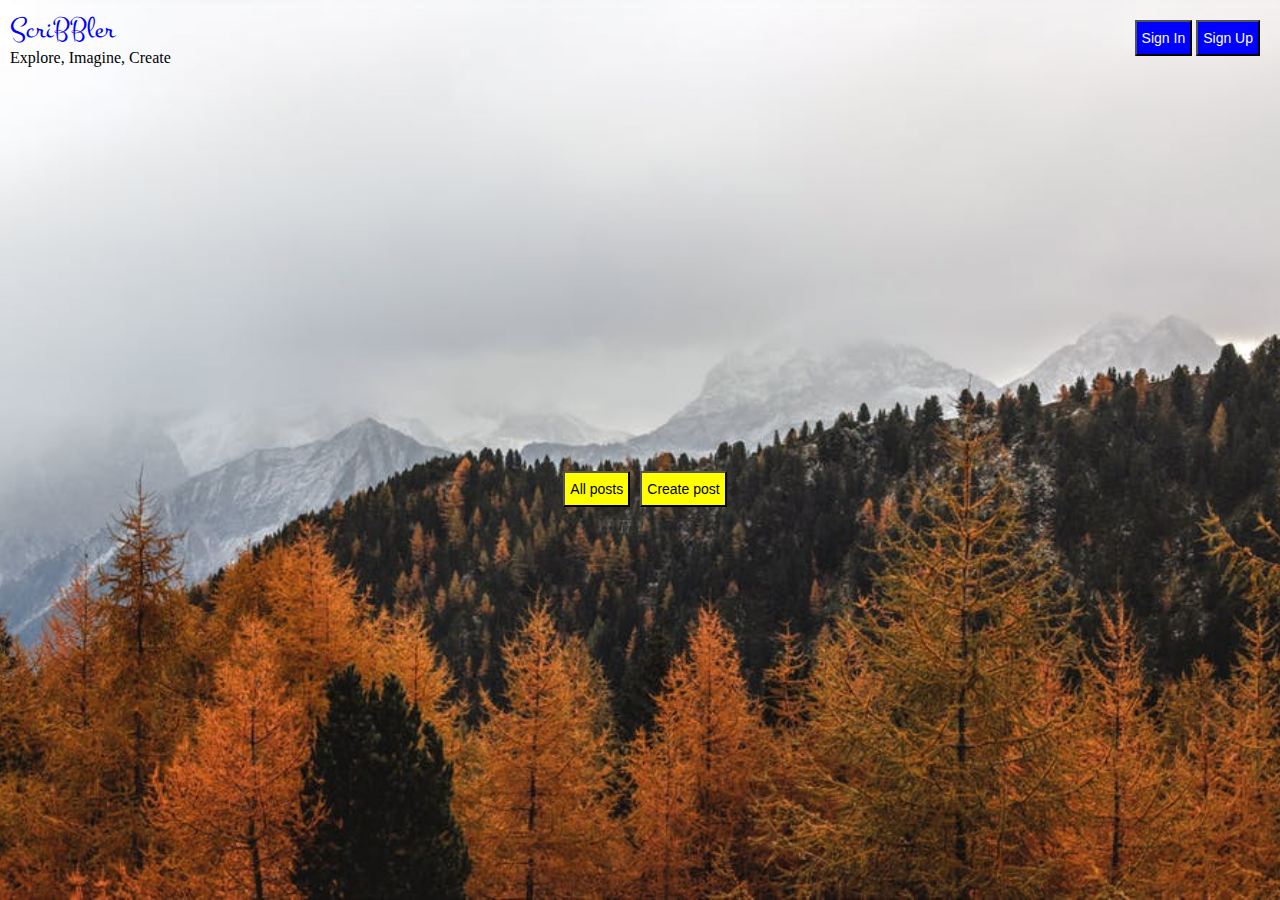
<file: index.html>
<!DOCTYPE html>
<html>

<head>
    <!-- TODO: Include Font Awesome file here -->
    <!-- TODO: Include Google Fonts file here -->
	<meta charset="utf-8" />
    <meta http-equiv="X-UA-Compatible" content="IE=edge">
    <title>ScriBBler Home Page</title>
	<meta name="viewport" content="width=device-width, initial-scale=1">
    <link rel="stylesheet" type="text/css" media="screen" href="styles/index.css" />
	<link rel="stylesheet" type="text/css" media="screen" href="styles/common.css" />
    <link rel="stylesheet" href="font-awesome-4.7.0/css/font-awesome.min.css">
	<link href="https://fonts.googleapis.com/css?family=Montez&display=swap" rel="stylesheet">
</head>

<body class="indexbody">
   	<div id="main-container">
		<div class="header">
			<div class="scribbler-container">
				<p class="scribbler">ScriBBler</p>
				<p class="sub-scribbler">Explore, Imagine, Create</p>
			</div>
			<div class="login-buttons-container">
				<button onclick="showSignInModal()" class="blue-button" type="button">Sign In</button>
				<button onclick="showSignUpModal()" class="blue-button" type="button">Sign Up</button>
			</div>
		</div>
		<div class="postButtons">
			<!-- Insert code for All Posts & Create Post button here -->
			<button onclick="openPostList()" class="yellow-button" type="button">All posts</button>
			<button onclick="showCreatePost()" class="yellow-button" type="button">Create post</button>
		</div>

	</div>

    <div>
      <!-- Insert code for Sign In modal here -->
      <div class="modal" id="signin-modal">
        <div class="modal-content">

        <div class="modal-head">
          <span onclick="hideSignInModal()" id="close" class="close">&times;</span>
          <h2 class="modal-title">Welcome Back!</h2>
        </div>
        <hr>
        <form>
          <label for="username" class="label-text">Username</label>
          <input type="text" id="username" placeholder="Enter Username" required>
          <label for="password" class="label-text">Password</label>
          <input type="password" id="password" placeholder="Enter Password" required>
          <button type="submit" onclick="signin(username, password)" class="signin-btn">Sign In</button>
        </form>

        <p class=bottom-banner>Not a member?<span onclick="hideSignInModal();showSignUpModal()" class=signup>Sign Up</span></p>
      </div>
      </div>

    </div>

    <!-- Insert code for Sign Up modal here -->
    <div>
      <div class="modal" id="signup-modal">
        <div class="modal-content">

        <div class="modal-head">
          <span onclick="hideSignUpModal()" id="close" class="close">&times;</span>
          <h2 class="modal-title">Get Started</h2>
        </div>
        <hr>
        <form>
          <label for="fullname" class="label-text">Full name</label>
          <input type="text" id="fullname" placeholder="Enter Full Name" required>
          <label for="username" class="label-text">Username</label>
          <input type="text" id="username" placeholder="Enter Username" required>
          <label for="password" class="label-text">Password</label>
          <input type="password" id="password" placeholder="Enter Password" required>
          <label for="confirmpassword" class="label-text">Confirm Password</label>
          <input type="password" id="confirm_password" placeholder="Confirm Password" required>
          <button type="submit" onclick="signup(firstName,lastName, email, password, mobile)" class="signin-btn">Sign up</button>
        </form>
      </div>
      </div>
    </div>

    <div>
      <!-- Insert code for Create Post modal here -->
      <div class="modal" id="create-post-modal">

        <div class="post-modal-content">

          <div class="modal-head">
            <span onclick="hideCreatePostModal()" id="close" class="close">&times;</span>
            <h2 class="modal-title-left">Pen your post</h2>
          </div>
		  <hr>
		  <form id=create-post-form>
            <label for="tile" class="label-text">Title</label>
            <input type="text" id="title" class="title-input-text" placeholder="" required>
            <label for="content" class="label-text">Content</label>
            <textarea cols="50" rows="15" name="post-details" form="create-post-form"></textarea>
            <button type="submit" onclick="createPost()" class="create-btn">Create</button>
          </form>
        </div>
      </div>
  </div>

	<script src="scripts\common.js"></script>
	<script src="scripts\index.js"></script>

</body>

</html>
</file>
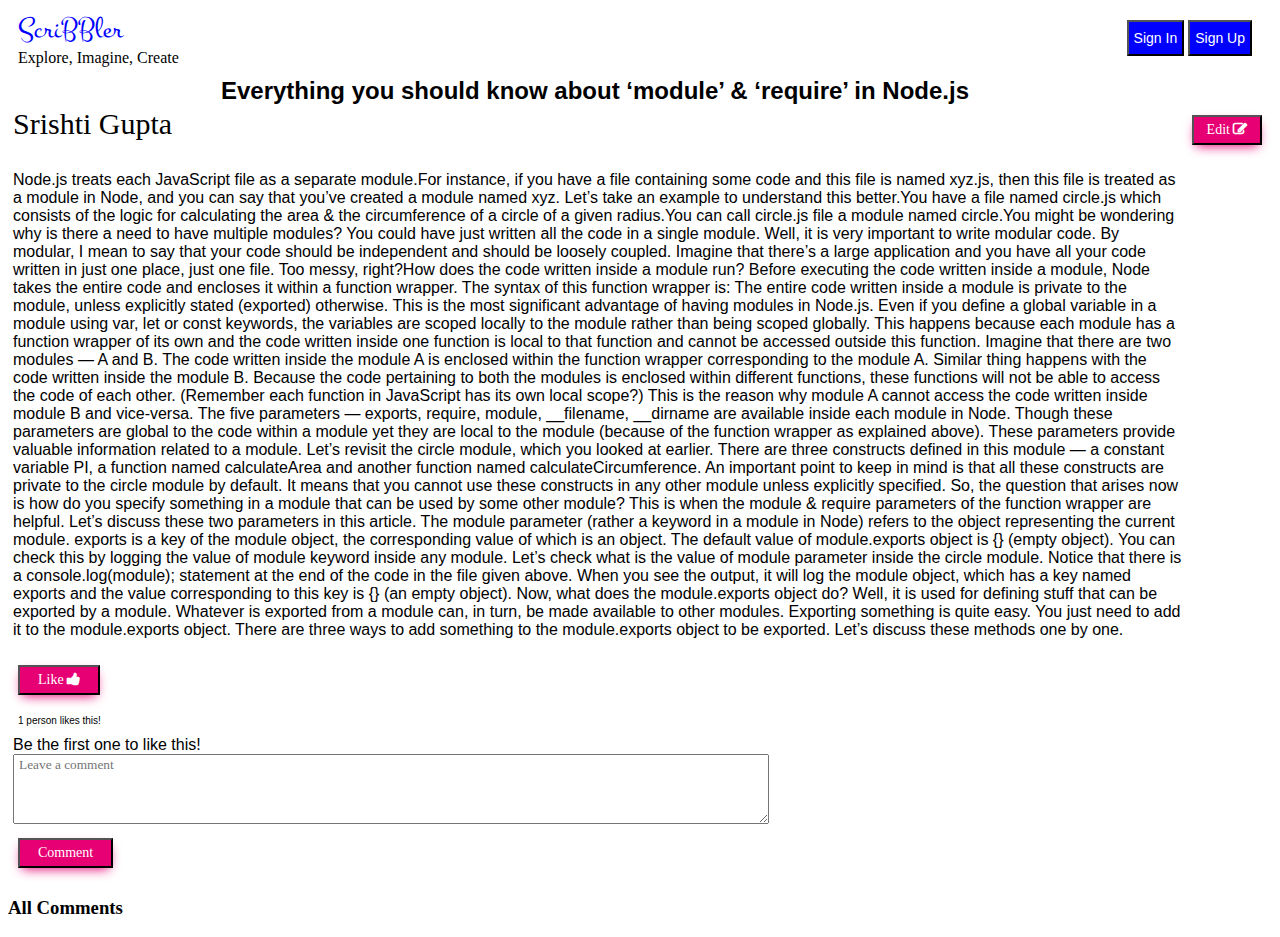
<file: html/post.html>
<!DOCTYPE html>

<head>
    <meta charset="utf-8" />
    <meta http-equiv="X-UA-Compatible" content="IE=edge">
    <title>ScriBBler Blog List Page</title>
	<meta name="viewport" content="width=device-width, initial-scale=1">
	<link rel="stylesheet" type="text/css" media="screen" href="../styles/common.css" />
	<link rel="stylesheet" type="text/css" media="screen" href="../styles/post.css" />
    <link rel="stylesheet" href="../font-awesome-4.7.0/css/font-awesome.min.css">
	<link href="https://fonts.googleapis.com/css?family=Montez&display=swap" rel="stylesheet">
    <style>
    </style>
</head>

<body>
    <div id="main-container-div">
       <div class="header">
			<div class="scribbler-container">
				<p class="scribbler">ScriBBler</p>
				<p class="sub-scribbler">Explore, Imagine, Create</p>
			</div>
			<div class="login-buttons-container">
				<button onclick="showSignInModal()" class="blue-button" type="button">Sign In</button>
				<button onclick="showSignUpModal()" class="blue-button" type="button">Sign Up</button>
			</div>
		</div>
    </div>
    

    <!-- Insert code for Sign In modal here -->
    <div class="modal" id="signin-modal">
        <div class="modal-content">
            
            <div class="modal-head">
                <span onclick="hideSignInModal()" id="close" class="close">&times;</span>
                <h2 class="modal-title">Welcome Back!</h2>
            </div>
            
            <hr>
            
            <form>
                <label for="username" class="label-text">Username</label>
                <input type="text" id="username" placeholder="Enter Username" required>
                <label for="password" class="label-text">Password</label>
                <input type="password" id="password" placeholder="Enter Password" required>
                <button type="submit" onclick="signin(username, password)" class="signin-btn">Sign In</button>
            </form>
        
            <p class=bottom-banner>Not a member?<span onclick="hideSignInModal();showSignUpModal()" class=signup>Sign Up</span></p>
        </div>
    </div>

    <!-- Insert code for Sign Up modal here -->
    <div class="modal" id="signup-modal">
        <div class="modal-content">

            <div class="modal-head">
                <span onclick="hideSignUpModal()" id="close" class="close">&times;</span>
                <h2 class="modal-title">Get Started</h2>
            </div>
        
            <hr>
        
            <form>
                <label for="fullname" class="label-text">Full name</label>
                <input type="text" id="fullname" placeholder="Enter Full Name" required>
                <label for="username" class="label-text">Username</label>
                <input type="text" id="username" placeholder="Enter Username" required>
                <label for="password" class="label-text">Password</label>
                <input type="password" id="password" placeholder="Enter Password" required>
                <label for="confirmpassword" class="label-text">Confirm Password</label>
                <input type="password" id="confirm_password" placeholder="Confirm Password" required>
                <button type="submit" onclick="signup(firstName,lastName, email, password, mobile)" class="signin-btn">Sign up</button>
            </form>

        </div>
    </div>
    <div class="postMainLayout">
	
        <div class="blogContent">
            <div id="blogTitle" class="blogTite">
                <h id="blogTitleNew">Everything you should know about ‘module’ & ‘require’ in Node.js</h>
            </div>
        </div>
        <div class="blogAuthor">

            <!-- Insert code for Edit/Save button and  -->
            <p class="postAuthor">Srishti Gupta</p>
            <div id="editPost" onclick="toggleEditSave()">
                    <button class="postEdit" id ="edtPstBtn">Edit
                            <i style="font-size: 14px;font-weight: bolder;" class="fa fa-pencil-square-o" aria-hidden="true"></i>
                    </button>
                    
            </div>
            
        </div>

        <div class="blogText" id="blogBodyId">
            <p id="blogBody">
                Node.js treats each JavaScript file as a separate module.For instance, if you have a file containing some code and this file is named xyz.js, then this file is treated as a module in Node, and you can say that you’ve created a module named xyz. Let’s take an example to understand this better.You have a file named circle.js which consists of the logic for calculating the area & the circumference of a circle of a given radius.You can call circle.js file a module named circle.You might be wondering why is there a need to have multiple modules? You could have just written all the code in a single module. Well, it is very important to write modular code. By modular, I mean to say that your code should be independent and should be loosely coupled. Imagine that there’s a large application and you have all your code written in just one place, just one file. Too messy, right?How does the code written inside a module run? Before executing the code written inside a module, Node takes the entire code and encloses it within a function wrapper. The syntax of this function wrapper is: The entire code written inside a module is private to the module, unless explicitly stated (exported) otherwise. This is the most significant advantage of having modules in Node.js. Even if you define a global variable in a module using var, let or const keywords, the variables are scoped locally to the module rather than being scoped globally. This happens because each module has a function wrapper of its own and the code written inside one function is local to that function and cannot be accessed outside this function. Imagine that there are two modules — A and B. The code written inside the module A is enclosed within the function wrapper corresponding to the module A. Similar thing happens with the code written inside the module B. Because the code pertaining to both the modules is enclosed within different functions, these functions will not be able to access the code of each other. (Remember each function in JavaScript has its own local scope?) This is the reason why module A cannot access the code written inside module B and vice-versa. The five parameters — exports, require, module, __filename, __dirname are available inside each module in Node. Though these parameters are global to the code within a module yet they are local to the module (because of the function wrapper as explained above). These parameters provide valuable information related to a module. Let’s revisit the circle module, which you looked at earlier. There are three constructs defined in this module — a constant variable PI, a function named calculateArea and another function named calculateCircumference. An important point to keep in mind is that all these constructs are private to the circle module by default. It means that you cannot use these constructs in any other module unless explicitly specified. So, the question that arises now is how do you specify something in a module that can be used by some other module? This is when the module & require parameters of the function wrapper are helpful. Let’s discuss these two parameters in this article. The module parameter (rather a keyword in a module in Node) refers to the object representing the current module. exports is a key of the module object, the corresponding value of which is an object. The default value of module.exports object is {} (empty object). You can check this by logging the value of module keyword inside any module. Let’s check what is the value of module parameter inside the circle module. Notice that there is a console.log(module); statement at the end of the code in the file given above. When you see the output, it will log the module object, which has a key named exports and the value corresponding to this key is {} (an empty object). Now, what does the module.exports object do? Well, it is used for defining stuff that can be exported by a module. Whatever is exported from a module can, in turn, be made available to other modules. Exporting something is quite easy. You just need to add it to the module.exports object. There are three ways to add something to the module.exports object to be exported. Let’s discuss these methods one by one.
            </p>
        </div>
        <div>
        <button class="postLike" onclick="incrementCounter()">Like
            <i style="font-size: 14px;font-weight: bolder;" class="fa fa-thumbs-up" aria-hidden="true"></i>

        </button>
        <p style="font-size: 10px; font-family: 'Abel', sans-serif;padding-left: 5px">
            <spna style="font-size: 10px; font-family: 'Abel', sans-serif;padding-left: 5px" id="counterLikedBy">1</spna> person likes this!</p>
        <div style="font-family: 'Abel', sans-serif; padding-left: 5px">Be the first one to like this!</div>
    </div>


        <div class="commentPost">
            <textarea id="txtCommentCommentPost" class="commentPost" rows="4" cols="100" placeholder="Leave a comment"></textarea>
        </div>
        <button class="postLike" onclick="addComment()">Comment</button>
        <div class="commentSection">
            <h3>All Comments</h3>
            <div class="allComments" id="listAllComments">
                
            </div>
        </div>

    </div>

    <!-- Insert code for Like button, Comment button, Comment box here-->

	<script src="..\scripts\common.js"></script>
	<script src="..\scripts\post.js" defer></script>

</body>
</file>
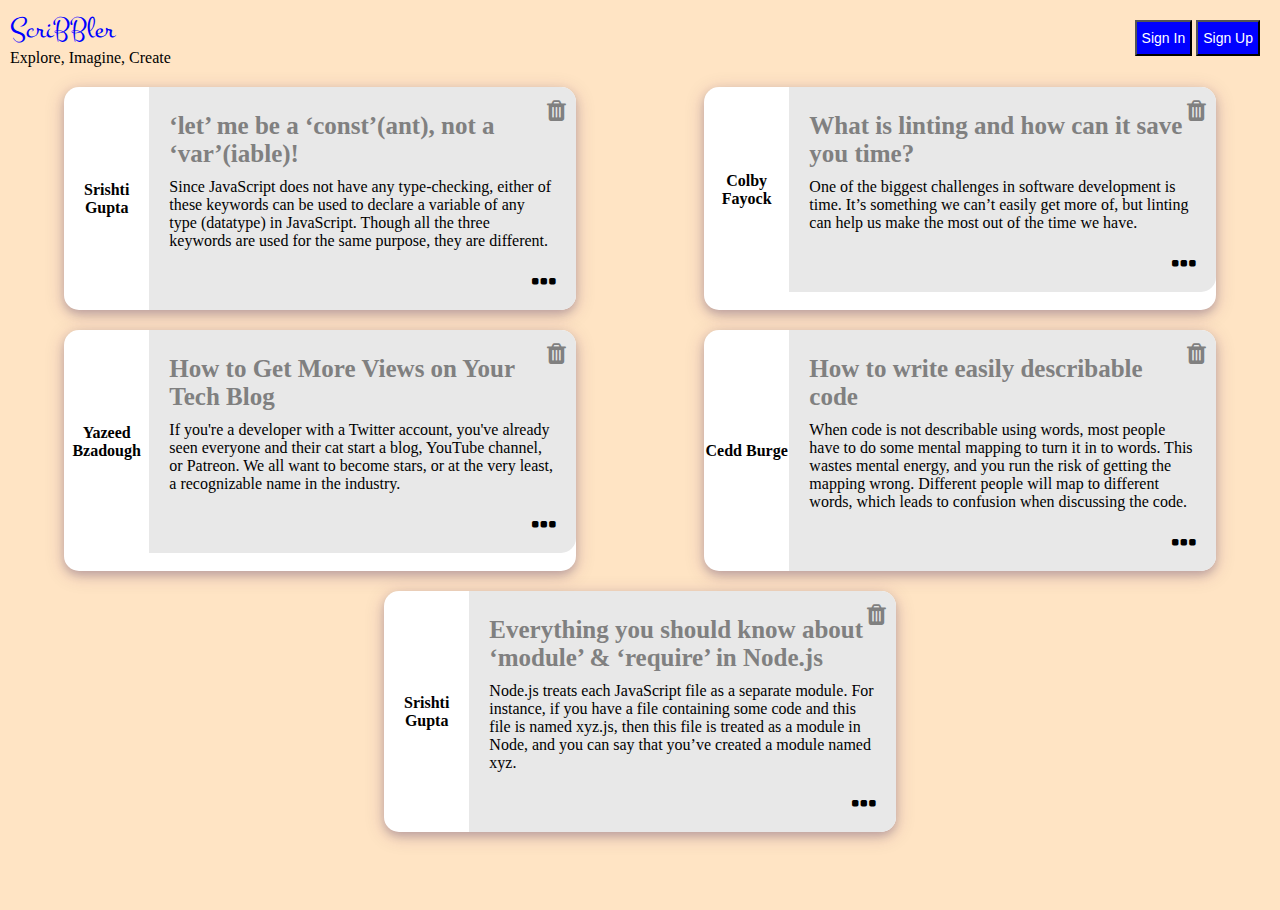
<file: html/postslist.html>
<!DOCTYPE html>
<html>

<head>
    <!-- TODO: Include Font Awesome file here -->
    <!-- TODO: Include Google Fonts file here -->
	<meta charset="utf-8" />
    <meta http-equiv="X-UA-Compatible" content="IE=edge">
    <title>ScriBBler Blog List Page</title>
	<meta name="viewport" content="width=device-width, initial-scale=1">
    <link rel="stylesheet" type="text/css" media="screen" href="../styles/index.css" />
	<link rel="stylesheet" type="text/css" media="screen" href="../styles/common.css" />
	<link rel="stylesheet" type="text/css" media="screen" href="../styles/postslist.css" />
    <link rel="stylesheet" href="../font-awesome-4.7.0/css/font-awesome.min.css">
	<link href="https://fonts.googleapis.com/css?family=Montez&display=swap" rel="stylesheet">
</head>

<body class="postbody">
    <!-- TODO: Include code for header here -->

    <!-- ATTENTION: The HTML code for the list of posts has been given to you. You can feel free to add/delete/modify this code. You need to write the proper CSS and JavaScript code corresponding to this page so that the result looks like the screenshots given to you in the Project Statement. -->

    <!-- list of all posts starts here -->
	<div id="main-container-div">
       <div class="header">
			<div class="scribbler-container">
				<p class="scribbler">ScriBBler</p>
				<p class="sub-scribbler">Explore, Imagine, Create</p>
			</div>
			<div class="login-buttons-container">
				<button onclick="showSignInModal()" class="blue-button" type="button">Sign In</button>
				<button onclick="showSignUpModal()" class="blue-button" type="button">Sign Up</button>
			</div>
		</div>
    </div>
    

    <!-- Insert code for Sign In modal here -->
    <div class="modal" id="signin-modal">
        <div class="modal-content">
            
            <div class="modal-head">
                <span onclick="hideSignInModal()" id="close" class="close">&times;</span>
                <h2 class="modal-title">Welcome Back!</h2>
            </div>
            
            <hr>
            
            <form>
                <label for="username" class="label-text">Username</label>
                <input type="text" id="username" placeholder="Enter Username" required>
                <label for="password" class="label-text">Password</label>
                <input type="password" id="password" placeholder="Enter Password" required>
                <button type="submit" onclick="signin(username, password)" class="signin-btn">Sign In</button>
            </form>
        
            <p class=bottom-banner>Not a member?<span onclick="hideSignInModal();showSignUpModal()" class=signup>Sign Up</span></p>
        </div>
    </div>

    <!-- Insert code for Sign Up modal here -->
    <div class="modal" id="signup-modal">
        <div class="modal-content">

            <div class="modal-head">
                <span onclick="hideSignUpModal()" id="close" class="close">&times;</span>
                <h2 class="modal-title">Get Started</h2>
            </div>
        
            <hr>
        
            <form>
                <label for="fullname" class="label-text">Full name</label>
                <input type="text" id="fullname" placeholder="Enter Full Name" required>
                <label for="username" class="label-text">Username</label>
                <input type="text" id="username" placeholder="Enter Username" required>
                <label for="password" class="label-text">Password</label>
                <input type="password" id="password" placeholder="Enter Password" required>
                <label for="confirmpassword" class="label-text">Confirm Password</label>
                <input type="password" id="confirm_password" placeholder="Confirm Password" required>
                <button type="submit" onclick="signup(firstName,lastName, email, password, mobile)" class="signin-btn">Sign up</button>
            </form>

        </div>
    </div>
    <div class="allPostsContainer">

        <!-- post 1 starts here -->
        <div  class="post">
            <div class="post-left">
                <p class="post-username">Srishti Gupta</p>
            </div>

            <div class="post-content">
                <div class="post-title">
                    <p>‘let’ me be a ‘const’(ant), not a ‘var’(iable)!</p>
                    <span onclick="deletePost();">
                        <!-- TODO: Include Font Awesome icon for delete icon here -->
						<div class="post-trash">
							<i class="fa fa-trash" style="font-size:24px"></i>
						</div>

						<!-- Modal for trash -->
						<div class="trash-modal">
							<!-- Modal content -->
							<div class="trash-modal-content">
								<p>Are you sure you want to delete this post?</p>
								<div class="trash-buttons-container">
									<button class="trash-modal-button-yes">Yes</button>
									<button class="trash-modal-button-no">No</button>
								</div>
							</div>
						</div>
						
                    </span>
                </div>
                <p>Since JavaScript does not have any type-checking, either of these keywords can be used to declare a variable of any type (datatype) in JavaScript. Though all the three keywords are used for the same purpose, they are different.</p>
                <span>
                    <!-- TODO: Include Font Awesome icon for horizontal ellipsis icon here -->
					<!-- Insert code for ... icon here -->
					<div class="post-more"  onclick="navigateToPost()">
						<i class="fa fa-ellipsis-h"></i>
					</div>

					
                </span>
            </div>
        </div>
        <!-- post 1 ends here -->

        <!-- post 2 starts here -->
        <div class="post">
            <div class="post-left">
                <p class="post-username">Colby Fayock</p>
            </div>

            <div class="post-content">
                <div class="post-title">
                    <p>What is linting and how can it save you time?</p>
                    <span>
                        <!-- TODO: Include Font Awesome icon for delete icon here -->
						<div class="post-trash">
							<i class="fa fa-trash" style="font-size:24px"></i>
						</div>
                    </span>
                </div>
                <p>One of the biggest challenges in software development is time. It’s something we can’t easily get more of, but linting can help us make the most out of the time we have.</p>
                <span>
                    <!-- TODO: Include Font Awesome icon for horizontal ellipsis icon here -->
					<div class="post-more"  onclick="navigateToPost()">
						<i class="fa fa-ellipsis-h"></i>
					</div>

					<!-- Modal for trash -->
					<div class="trash-modal">
						<!-- Modal content -->
						<div class="trash-modal-content">
							<p>Are you sure you want to delete this post?</p>
							<div class="trash-buttons-container">
								<button class="trash-modal-button-yes">Yes</button>
								<button class="trash-modal-button-no">No</button>
							</div>
						</div>
					</div>
                </span>
            </div>
        </div>
        <!-- post 2 ends here -->

        <!-- post 3 starts here -->
        <div  class="post">
            <div class="post-left">
                <p class="post-username">Yazeed Bzadough</p>
            </div>

            <div class="post-content">
                <div class="post-title">
                    <p>How to Get More Views on Your Tech Blog</p>
                    <span>
                        <!-- TODO: Include Font Awesome icon for delete icon here -->
						<div class="post-trash">
							<i class="fa fa-trash" style="font-size:24px"></i>
						</div>
                    </span>
                </div>
                <p>If you're a developer with a Twitter account, you've already seen everyone and their cat start a blog, YouTube channel, or Patreon. We all want to become stars, or at the very least, a recognizable name in the industry.</p>
                <span>
                    <!-- TODO: Include Font Awesome icon for horizontal ellipsis icon here -->
					<div class="post-more"  onclick="navigateToPost()">
						<i class="fa fa-ellipsis-h"></i>
					</div>

					<!-- Modal for trash -->
					<div class="trash-modal">
						<!-- Modal content -->
						<div class="trash-modal-content">
							<p>Are you sure you want to delete this post?</p>
							<div class="trash-buttons-container">
								<button class="trash-modal-button-yes">Yes</button>
								<button class="trash-modal-button-no">No</button>
							</div>
						</div>
					</div>
                </span>
            </div>
        </div>
        <!-- post 3 ends here -->

        <!-- post 4 starts here -->
        <div  class="post">
            <div class="post-left">
                <p class="post-username">Cedd Burge</p>
            </div>

            <div class="post-content">
                <div class="post-title">
                    <p>How to write easily describable code</p>
                    <span>
                        <!-- TODO: Include Font Awesome icon for delete icon here -->
						<div class="post-trash">
							<i class="fa fa-trash" style="font-size:24px"></i>
						</div>
                    </span>
                </div>
                <p>When code is not describable using words, most people have to do some mental mapping to turn it in to words. This wastes mental energy, and you run the risk of getting the mapping wrong. Different people will map to different words, which
                    leads to confusion when discussing the code.</p>
                <span>
                    <!-- TODO: Include Font Awesome icon for horizontal ellipsis icon here -->
					<div class="post-more"  onclick="navigateToPost()">
						<i class="fa fa-ellipsis-h"></i>
					</div>

					<!-- Modal for trash -->
					<div class="trash-modal">
						<!-- Modal content -->
						<div class="trash-modal-content">
							<p>Are you sure you want to delete this post?</p>
							<div class="trash-buttons-container">
								<button class="trash-modal-button-yes">Yes</button>
								<button class="trash-modal-button-no">No</button>
							</div>
						</div>
					</div>
                </span>
            </div>
        </div>
        <!-- post 4 ends here -->

        <!-- post 5 starts here -->
        <div  class="post">
            <div class="post-left">
                <p class="post-username">Srishti Gupta</p>
            </div>

            <div class="post-content">
                <div class="post-title">
                    <p>Everything you should know about ‘module’ & ‘require’ in Node.js</p>
                    <span>
                        <!-- TODO: Include Font Awesome icon for delete icon here -->
						<div class="post-trash">
							<i class="fa fa-trash" style="font-size:24px"></i>
						</div>
                    </span>
                </div>
                <p>Node.js treats each JavaScript file as a separate module. For instance, if you have a file containing some code and this file is named xyz.js, then this file is treated as a module in Node, and you can say that you’ve created a module
                    named xyz.</p>
                <span>
                    <!-- TODO: Include Font Awesome icon for horizontal ellipsis icon here -->
					<div class="post-more"  onclick="navigateToPost()">
						<i class="fa fa-ellipsis-h"></i>
					</div>

					<!-- Modal for trash -->
					<div class="trash-modal">
						<!-- Modal content -->
						<div class="trash-modal-content">
							<p>Are you sure you want to delete this post?</p>
							<div class="trash-buttons-container">
								<button class="trash-modal-button-yes">Yes</button>
								<button class="trash-modal-button-no">No</button>
							</div>
						</div>
					</div>
                </span>
            </div>
        </div>
        <!-- post 5 ends here -->

        <!-- TODO: Write code for delete post modal here -->

    </div>
    <!-- list of all posts ends here -->
	<script src="..\scripts\common.js"></script>
	<script src="..\scripts\index.js"></script>
	<script src="..\scripts\postslist.js"> </script>
</body>

</html>
</file>
<file: styles/index.css>
.indexbody {
    background-image: url('../images/background.jpg');
   background-repeat: no-repeat;
   background-attachment: fixed;
   background-position: center center;
   background-size: cover;
   margin: 0 !important;
   background-size: 100% cover!important;
   overflow:hidden;
   display: block;
   height: 100%;
}
textarea{
  margin-top: 10px;
  background-color: rgb(195, 195, 195);  
}
</file>
<file: styles/common.css>
html{
  height: 100%;
  width:100%
}
.modal {
  display: none;
  position: fixed;
  z-index: 1;
  left: 0;
  top: 0;
  width: 100%;
  height: 100%;
  overflow: auto;
  background-color: rgb(0,0,0);
  background-color: rgba(0,0,0,0.4);
  justify-content: center;
  align-items: center;
  color: black;
}
.modal-content{
  background-color: #fefefe;
  margin: auto;
  padding: 20px;
  border: 1px solid #888;
  width: 20%;
}

.modal-head {
  display: flex;
  flex-direction: column;
}

.close {
  display: flex;
  align-self: flex-end;
  cursor: pointer;
}

.modal-title{
  align-self: center;
  font-family: Abel;
}

.modal-title-left{
  align-self: left;
  font-family: Abel;
}

input {
  padding: 10px;
  outline: none;
  font-family: Abel;
}

.title-input-text {
  padding: 10px;
  outline: 1;
  font-family: Abel;
  background-color: rgb(195, 195, 195);
}

.label-text {
  font-weight: bold;
  margin: 10px 0;
  font-family: Abel;
}	
form {
  display: flex;
  flex-direction: column;
}

#create-post-form {
  display: flex;
  flex-direction: column;
  height: 80%;
}

#main-container{
  display: flex;
  flex-direction: column;
  justify-content: flex-start;
  height: 100%;
  width: 100%;
}

.login-buttons-container{
  padding: 10px;
}

.scribbler-container{
  display: flex;
  flex-direction: column;
  justify-content: space-between;
}

.blue-button{
  background-color: blue;
  padding-top: 8px;
  padding-bottom: 8px;
  padding-right: 5px;
  padding-left:5px;
  color:white;
  font-size: 14px;
}

.scribbler{
  font-family: 'Montez', cursive; 
  font-size: 30px;
  color: blue;
  margin: 0;
}

.create-btn{
  margin-top: 10px;
  background-color: green;
  font-size: 14px;
  width:100px;
  color: white;
  padding: 10px;
  align-self: center;
  font-family: Abel;
}
.post-modal-content{
  background-color: #fefefe;
  margin: auto;
  padding: 20px;
  border: 1px solid #888;
  width: 70%;
  height: 90%;
}

.header{
  display: flex;
  flex-direction: row;
  justify-content: space-between;
  margin: 10px;
}

.sub-scribbler{
  font-family: 'Marck Script', cursive;
  font-size: 10;
  color: black;
  margin: 0;
}

.yellow-button{
    background-color: yellow;
    padding-top: 8px;
    padding-bottom: 8px;
    padding-right: 5px;
    padding-left:5px;
    color:black;
    font-size: 14px;
    margin-left: 10px
}
.postButtons{
  display: flex;
  height: 100%;
  width: 100%;
  justify-content: center;
  align-items: center;
}


.signin-btn {
  background-color: green;
  padding: 10px;
  border: none;
  color: #fff;
  font-size: 16px;
  margin-top: 20px;
  cursor: pointer;
  font-family: Abel;
}

.signup{
  color: blue;
  font-weight: bolder;
  margin-left: 10px;
  cursor: pointer;
  font-family: Abel;
}

.bottom-banner{
  font-family: Abel;  
  text-align: center;
}
</file>
<file: styles/post.css>
.blogTite {
    font-size: 150%;
    font-family: 'Abel', sans-serif;
    font-weight: bold;
	text-align: center;
    
}
.blogText {
     font-family: 'Gill Sans', 'Gill Sans MT', Calibri, 'Trebuchet MS', sans-serif;
     padding-left: 5px;

}
.blogAuthor {
    display: flex;
    flex-direction: row;
    padding: 0px 0px 0px 10px;
    font-family: 'Niconne', cursive;
    font-size: 30px;
    display:table-row;
    justify-content: space-between;
}
.blogContent{

}
.postMainLayout{
    display: flex;
    flex-direction: row;
    display:table;
}
.postAuthor{
    display:table-cell;
    text-align: left;
    padding-left: 5px;
}
.postEdit{
    color:white;
    background-color: #e60073;
    box-shadow: 0px 5px  12px -4px #e60073;
    font-family: 'Abel', sans-serif;
    margin: 10px;
    cursor: pointer;
    font-family: Abel;
    padding: 5px 10px;
    font-size: 14px;
    display:table-cell;
    text-align: center;
    width:70px;
  }
  .postLike{
    color:white;
    background-color: #e60073;
    box-shadow: 0px 5px  12px -4px #e60073;
    font-family: 'Abel', sans-serif;
    margin: 10px;
    cursor: pointer;
    font-family: Abel;
    padding: 5px 18px;
    font-size: 14px;
    display:table-cell;
    text-align: right;
  }
  .commentPost {
    padding-left: 5px;
    outline: none;
    font-family: Abel;
  }
  .txtBlog{
    display:table-cell;
    overflow: scroll;
  }

/* Set a style for all the remaining elements like Like button, Edit button, Comment button and so on. */
</file>
<file: styles/postslist.css>
body {
    height: 100%;
    width: 100%;
    position: relative;
    margin: 0 !important;
    color: #fff;
    background-color: #FFE4C4;
    background-size: 2000% 2000%;
}
.post {
    position: relative;
    width: 40%;
    background: #fff;
    box-shadow:0 4px 10px 0 rgba(17, 4, 63, 0.2),0 4px 20px 0 rgba(79, 19, 97, 0.19);
    margin: 10px;
    border-radius: 15px;
}
    
.post-left {
    width: 15%;            
    max-width: 15%;
    display: table-cell;
    vertical-align: middle;
    text-align: center;
    font-weight: bold;
    color: #000;	
    overflow: auto;
}

.post-content {
    width: 75%;           
    display: table-cell;
    text-align: left;
    background-color: #E8E8E8;
    color: #000000;
    border-radius: 0 15px 15px 0;
    padding: 0 20px;      
}

.post-title{
    font-weight: bold;
    color: grey;
    font-size: 25px;
    height: 50px;	
}

.post-more {
    float: right;
    cursor: pointer;
    font-size: 18px;
    margin-right: 0 !important;
    padding-right: 0 !important;
    padding-bottom: 10px;
    font-size: 30px;
}

.post-desc{
    height: 85px;
    margin-bottom: 0 !important;
    overflow: hidden;
}



.allPostsContainer {
    display: flex;
    flex-direction: row;
    flex-wrap: wrap;
    justify-content: space-around;
}

.post-trash {
    position: absolute;
    top: 10px;
    right: 10px;
    cursor: pointer;
}

/* The Modal (background) */
.trash-modal {
    display: none; /* Hidden by default */
    position: fixed; /* Stay in place */
    z-index: 1; /* Sit on top */
    left: 0;
    top: 0;
    width: 100%; /* Full width */
    height: 100%; /* Full height */
    overflow: auto; /* Enable scroll if needed */
    background-color: rgb(0,0,0); /* Fallback color */
    background-color: rgba(0,0,0,0.4); /* Black w/ opacity */
}

/* Modal Content/Box */
.trash-modal-content {
    background-color: #fefefe;
    margin: 15% auto; /* 15% from the top and centered */
    padding: 20px;
    border: 1px solid #888;
    width: 30%; /* Could be more or less, depending on screen size */
    text-align: center;
}

.trash-buttons-container {
    display: flex;
    flex-direction: row;
    justify-content: space-between;
}

.trash-modal-button-no {
    background-color: #4CAF50; /* Green */
    border: none;
    color: white;
    padding: 15px 32px;
    text-align: center;
    text-decoration: none;
    font-size: 16px;
    cursor: pointer;
    width: 45%;
}

.trash-modal-button-yes {
    background-color:  #f44336; /* Red */
    border: none;
    color: white;
    padding: 15px 32px;
    text-align: center;
    text-decoration: none;
    font-size: 16px;
    cursor: pointer;
    width: 45%;
}
</file>
